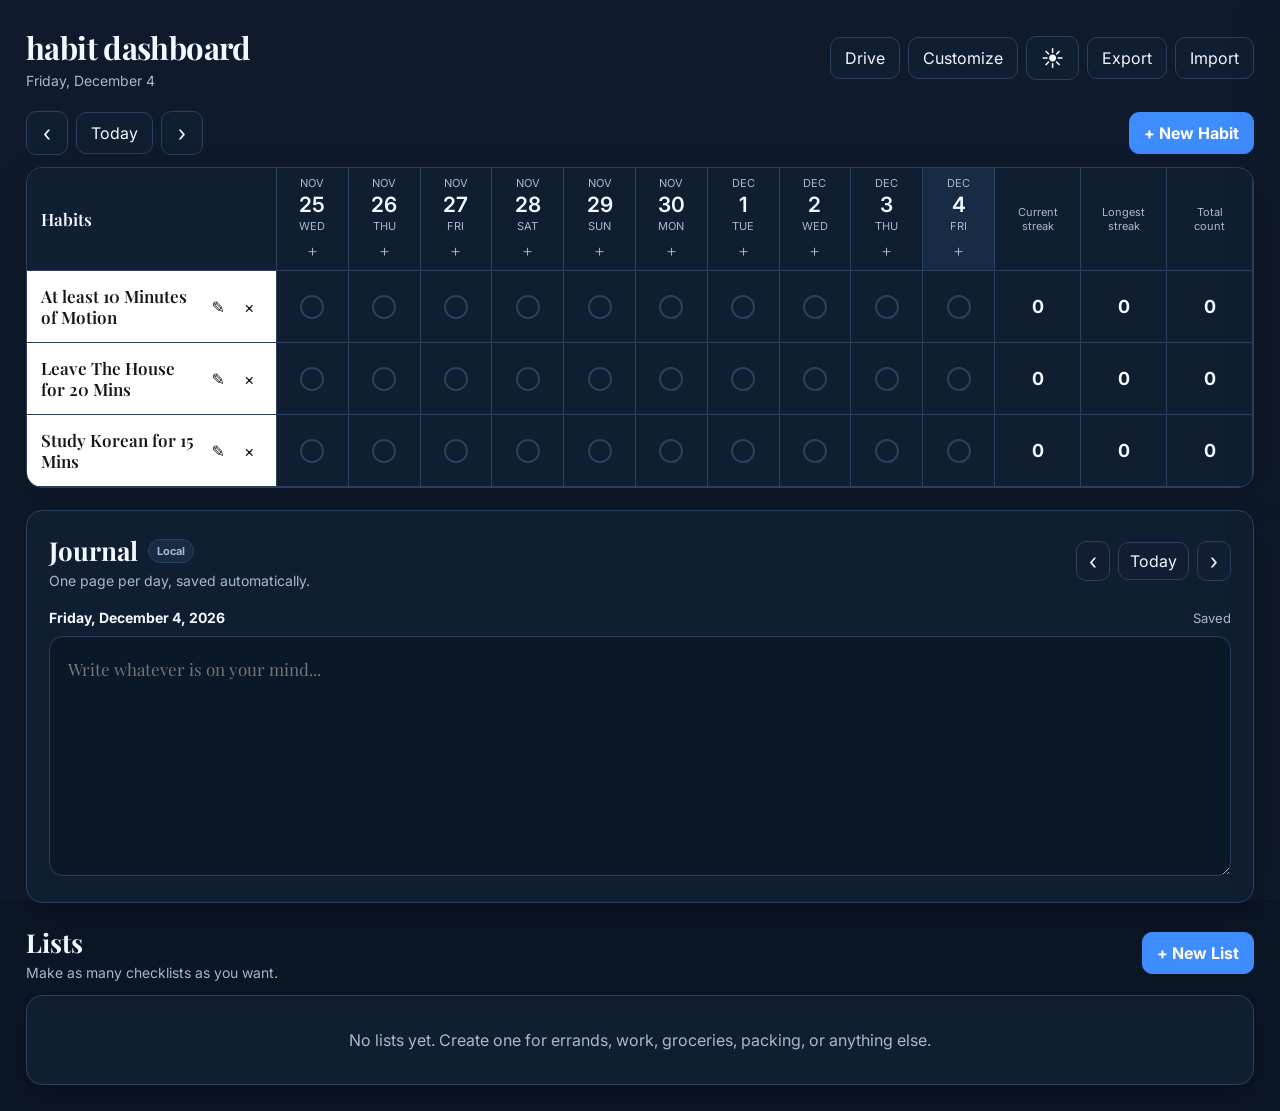
<file: index.html>
<!doctype html>
<html lang="en">
<head>
  <meta charset="utf-8" />
  <meta name="viewport" content="width=device-width, initial-scale=1, viewport-fit=cover" />
  <meta name="theme-color" content="#0b1627" />
  <meta name="mobile-web-app-capable" content="yes" />
  <meta name="apple-mobile-web-app-capable" content="yes" />
  <meta name="apple-mobile-web-app-status-bar-style" content="black-translucent" />
  <meta name="apple-mobile-web-app-title" content="Habits" />
  <title>Habit Dashboard</title>

  <link rel="manifest" href="manifest.webmanifest" />
  <link rel="apple-touch-icon" href="icon-192.png" />

  <link rel="preconnect" href="https://fonts.googleapis.com">
  <link rel="preconnect" href="https://fonts.gstatic.com" crossorigin>
  <link href="https://fonts.googleapis.com/css2?family=Inter:wght@400;500;600;700&family=Playfair+Display:wght@500;600;700&display=swap" rel="stylesheet">

  <link rel="stylesheet" href="styles.css?v=6.1" />
</head>
<body>
  <div id="backgroundLayer" class="background-layer"></div>
  <div id="backgroundOverlay" class="background-overlay"></div>

  <header class="topbar app-layer">
    <div>
      <h1>habit dashboard</h1>
      <p id="todayLabel"></p>
    </div>

    <div class="header-actions">
      <button id="driveQuickBtn" class="secondary" title="Google Drive sync">Drive</button>
      <button id="settingsBtn" class="secondary">Customize</button>
      <button id="themeToggle" class="icon-btn" title="Toggle dark mode">☾</button>
      <button id="exportBtn" class="secondary">Export</button>
      <label class="secondary file-label">
        Import
        <input id="importInput" type="file" accept=".json" hidden />
      </label>
    </div>
  </header>

  <main class="app-layer dashboard">
    <section class="toolbar">
      <div class="nav">
        <button id="prevBtn" class="icon-btn" aria-label="Previous days">‹</button>
        <button id="todayBtn" class="secondary">Today</button>
        <button id="nextBtn" class="icon-btn" aria-label="Next days">›</button>
      </div>

      <button id="addHabitBtn" class="primary">+ New Habit</button>
    </section>

    <section class="tracker-wrap">
      <div id="tracker" class="tracker"></div>
    </section>

    <section class="below-grid">
      <article class="journal-card surface">
        <div class="section-heading">
          <div>
            <div class="title-with-badge">
              <h2>Journal</h2>
              <span id="vaultBadge" class="badge">Local</span>
            </div>
            <p>One page per day, saved automatically.</p>
          </div>
          <div class="journal-date-nav">
            <button id="journalPrev" class="icon-btn small">‹</button>
            <button id="journalToday" class="secondary compact">Today</button>
            <button id="journalNext" class="icon-btn small">›</button>
          </div>
        </div>

        <div class="journal-meta">
          <strong id="journalDateLabel"></strong>
          <span id="journalSavedState">Saved</span>
        </div>

        <div id="journalLocked" class="journal-locked hidden">
          <div class="lock-mark">⌁</div>
          <h3>Journal locked</h3>
          <p>Your journal is encrypted on this device and in Drive.</p>
          <button id="unlockJournalBtn" class="primary">Unlock Journal</button>
        </div>

        <textarea id="journalText" class="journal-text" placeholder="Write whatever is on your mind..."></textarea>
      </article>

      <section class="lists-section">
        <div class="section-heading">
          <div>
            <h2>Lists</h2>
            <p>Make as many checklists as you want.</p>
          </div>
          <button id="newListBtn" class="primary">+ New List</button>
        </div>
        <div id="listsGrid" class="lists-grid"></div>
      </section>
    </section>
  </main>

  <!-- Habit -->
  <dialog id="habitDialog">
    <form id="habitForm">
      <h2 id="dialogTitle">New Habit</h2>
      <label>
        Habit name
        <input id="habitName" maxlength="80" required placeholder="e.g. Study Korean for 15 min" />
      </label>
      <div class="color-grid">
        <label>
          Completion color
          <input id="habitColor" type="color" value="#22c55e" />
        </label>
        <label>
          Habit background
          <input id="habitLabelBackground" type="color" value="#ffffff" />
        </label>
        <label>
          Habit text
          <input id="habitTextColor" type="color" value="#171717" />
        </label>
      </div>
      <p class="setting-note">Completion color still gets progressively more saturated as your streak grows.</p>
      <div class="dialog-actions">
        <button type="button" id="cancelHabitBtn" class="secondary">Cancel</button>
        <button type="submit" class="primary">Save</button>
      </div>
    </form>
  </dialog>

  <!-- Day details -->
  <dialog id="dayNoteDialog" class="day-details-dialog">
    <form id="dayNoteForm">
      <div class="note-dialog-head">
        <div>
          <h2>Day Details</h2>
          <p id="dayNoteDate"></p>
        </div>
        <button id="closeDayNoteBtn" type="button" class="icon-btn">×</button>
      </div>

      <label class="day-detail-label">
        Notes
        <textarea id="dayNoteText" class="note-text" placeholder="Quick notes about this specific day..."></textarea>
      </label>

      <div class="day-stats-head">
        <div>
          <h3>Stats</h3>
          <p>Add anything you want to remember: mood, sleep, steps, water, spending, etc.</p>
        </div>
        <button id="addDayStatBtn" type="button" class="secondary compact">+ Add Stat</button>
      </div>

      <div id="dayStatsList" class="day-stats-list"></div>

      <div class="dialog-actions">
        <button type="button" id="deleteDayNoteBtn" class="secondary danger-text">Clear day details</button>
        <button type="submit" class="primary">Save details</button>
      </div>
    </form>
  </dialog>

  <!-- List -->
  <dialog id="listDialog">
    <form id="listForm">
      <h2>New List</h2>
      <label>
        List name
        <input id="listName" maxlength="60" required placeholder="e.g. Errands" />
      </label>
      <div class="dialog-actions">
        <button type="button" id="cancelListBtn" class="secondary">Cancel</button>
        <button type="submit" class="primary">Create</button>
      </div>
    </form>
  </dialog>

  <!-- Vault setup/unlock -->
  <dialog id="vaultDialog">
    <form id="vaultForm">
      <div class="note-dialog-head">
        <div>
          <h2 id="vaultDialogTitle">Secure Journal</h2>
          <p id="vaultDialogSubtitle">Your password never leaves this device.</p>
        </div>
        <button id="closeVaultBtn" type="button" class="icon-btn">×</button>
      </div>

      <label>
        Password
        <input id="vaultPassword" type="password" minlength="8" autocomplete="current-password" required />
      </label>

      <label id="vaultConfirmWrap">
        Confirm password
        <input id="vaultPasswordConfirm" type="password" minlength="8" autocomplete="new-password" />
      </label>

      <p id="vaultWarning" class="warning-note"></p>

      <div class="dialog-actions">
        <button type="submit" id="vaultSubmitBtn" class="primary">Enable encryption</button>
      </div>
    </form>
  </dialog>

  <!-- Drive conflict -->
  <dialog id="conflictDialog">
    <div class="dialog-stack">
      <h2>Sync conflict</h2>
      <p>Both this device and Google Drive changed since the last sync. Choose which copy to keep. The overwritten Drive copy is backed up first.</p>
      <div class="conflict-actions">
        <button id="useDriveBtn" class="secondary">Use Drive copy</button>
        <button id="useDeviceBtn" class="primary">Use this device</button>
      </div>
      <button id="cancelConflictBtn" class="secondary">Cancel</button>
    </div>
  </dialog>

  <!-- Settings -->
  <aside id="settingsPanel" class="settings-panel" aria-hidden="true">
    <div class="settings-head">
      <div>
        <h2>Customize</h2>
        <p>Appearance, security, and sync.</p>
      </div>
      <button id="closeSettingsBtn" class="icon-btn" aria-label="Close settings">×</button>
    </div>

    <div class="setting-group">
      <h3>Background</h3>
      <div class="segmented" id="backgroundModeControl">
        <button data-mode="color">Color</button>
        <button data-mode="image">Image</button>
        <button data-mode="slideshow">Slideshow</button>
      </div>

      <label>
        Background color
        <input id="backgroundColor" type="color" value="#0f1b2d" />
      </label>

      <label>
        Background images
        <input id="backgroundImages" type="file" accept="image/*" multiple />
      </label>

      <div id="imageSummary" class="image-summary">No images uploaded.</div>

      <label>
        Slideshow speed
        <select id="slideshowSeconds">
          <option value="10">10 seconds</option>
          <option value="20">20 seconds</option>
          <option value="30" selected>30 seconds</option>
          <option value="60">1 minute</option>
          <option value="300">5 minutes</option>
        </select>
      </label>

      <label>
        Image dimming
        <div class="range-row">
          <input id="overlayOpacity" type="range" min="0" max="80" value="28" />
          <span id="overlayValue">28%</span>
        </div>
      </label>

      <div class="settings-actions">
        <button id="clearImagesBtn" class="secondary" type="button">Clear images</button>
      </div>
    </div>

    <div class="setting-group">
      <h3>Interface Colors</h3>
      <p class="setting-note">Tune text and panel colors separately for light and dark mode if a background makes things hard to read.</p>
      <div class="color-grid settings-color-grid">
        <label>
          Light text
          <input id="lightTextColor" type="color" value="#171717" />
        </label>
        <label>
          Light panels
          <input id="lightPanelColor" type="color" value="#ffffff" />
        </label>
        <label>
          Dark text
          <input id="darkTextColor" type="color" value="#f3f7ff" />
        </label>
        <label>
          Dark panels
          <input id="darkPanelColor" type="color" value="#111f34" />
        </label>
      </div>
      <button id="resetInterfaceColorsBtn" class="secondary" type="button">Reset interface colors</button>
    </div>

    <div class="setting-group">
      <div class="setting-title-row">
        <h3>Journal Security</h3>
        <span id="vaultStatusBadge" class="badge">Off</span>
      </div>
      <p class="setting-note">AES-GCM encryption happens in your browser before the journal is stored locally or uploaded to Drive.</p>
      <div class="settings-actions wrap">
        <button id="enableVaultBtn" class="primary" type="button">Set Journal Password</button>
        <button id="lockVaultBtn" class="secondary hidden" type="button">Lock Now</button>
        <button id="removeVaultBtn" class="secondary hidden" type="button">Remove Encryption</button>
      </div>
      <p class="warning-note">If you forget the journal password, the encrypted journal cannot be recovered. Keep the password somewhere safe.</p>
    </div>

    <div class="setting-group">
      <div class="setting-title-row">
        <h3>Google Drive Sync</h3>
        <span id="driveStatusBadge" class="badge">Not connected</span>
      </div>

      <p class="setting-note">Your dashboard data is stored in the <strong>Habit Dashboard</strong> folder in your own Google Drive. The Cloudflare helper only renews Google permission so your devices can sync without repeatedly signing in.</p>

      <label>
        Device access key
        <input id="workerAccessKey" type="password" autocomplete="off" placeholder="Paste your APP_ACCESS_KEY once on this device" />
      </label>

      <div class="settings-actions wrap">
        <button id="saveWorkerKeyBtn" class="primary" type="button">Pair This Device</button>
        <button id="connectDriveBtn" class="secondary" type="button">Authorize Google Drive</button>
      </div>

      <div class="settings-actions wrap">
        <button id="syncDriveBtn" class="secondary" type="button">Sync Now</button>
        <button id="pullDriveBtn" class="secondary" type="button">Restore from Drive</button>
        <button id="pushDriveBtn" class="secondary" type="button">Back Up to Drive</button>
      </div>

      <p id="driveStatusText" class="setting-note">Paste the same device access key on each of your devices once.</p>
    </div>

    <div class="settings-done-wrap">
      <button id="closeSettingsBottomBtn" class="primary settings-done-btn" type="button">Done</button>
    </div>
  </aside>

  <script src="app.js?v=6.1.3"></script>
</body>
</html>
</file>
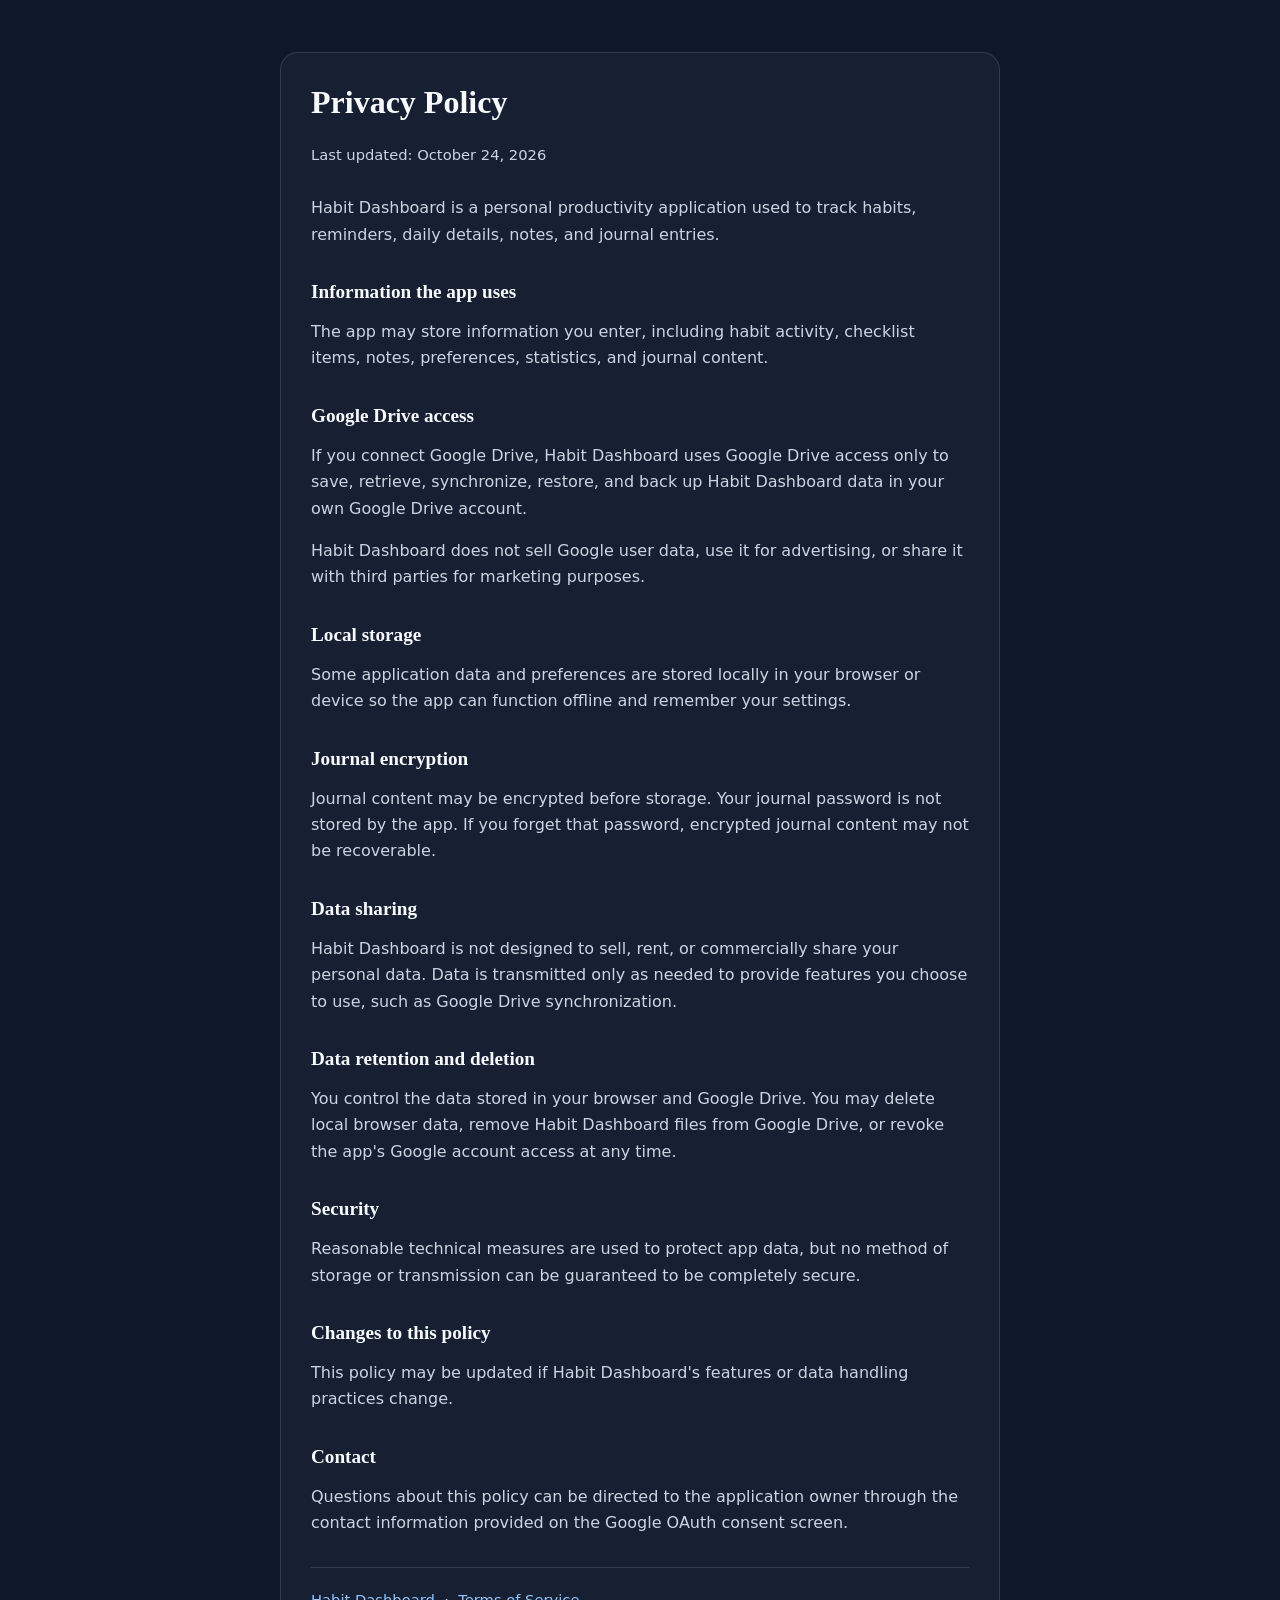
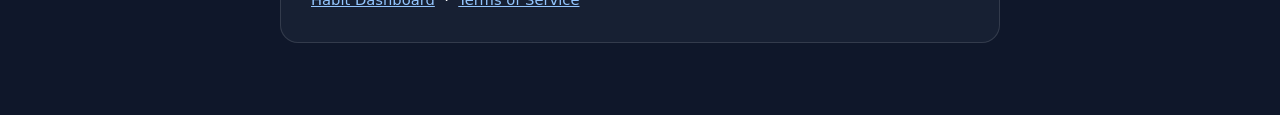
<file: privacy.html>
<!doctype html>
<html lang="en">
<head>
<meta charset="utf-8">
<meta name="viewport" content="width=device-width,initial-scale=1">
<title>Privacy Policy | Habit Dashboard</title>
<style>
:root{color-scheme:dark;--bg:#0f172a;--panel:#172033;--text:#f8fafc;--muted:#cbd5e1;--accent:#93c5fd;--border:rgba(255,255,255,.12)}
*{box-sizing:border-box}body{margin:0;font-family:Inter,system-ui,-apple-system,BlinkMacSystemFont,"Segoe UI",sans-serif;background:var(--bg);color:var(--text);line-height:1.65}main{max-width:760px;margin:0 auto;padding:52px 20px 72px}.card{background:var(--panel);border:1px solid var(--border);border-radius:18px;padding:30px}h1,h2{font-family:Georgia,"Times New Roman",serif;line-height:1.2}h1{margin-top:0;font-size:2rem}h2{margin-top:2rem;font-size:1.2rem}p,li{color:var(--muted)}a{color:var(--accent)}.meta{color:var(--muted);font-size:.92rem;margin-bottom:1.75rem}footer{margin-top:30px;padding-top:20px;border-top:1px solid var(--border);font-size:.92rem}
</style>
</head>
<body>
<main><div class="card">
<h1>Privacy Policy</h1>
<div class="meta">Last updated: October 24, 2026</div>
<p>Habit Dashboard is a personal productivity application used to track habits, reminders, daily details, notes, and journal entries.</p>
<h2>Information the app uses</h2>
<p>The app may store information you enter, including habit activity, checklist items, notes, preferences, statistics, and journal content.</p>
<h2>Google Drive access</h2>
<p>If you connect Google Drive, Habit Dashboard uses Google Drive access only to save, retrieve, synchronize, restore, and back up Habit Dashboard data in your own Google Drive account.</p>
<p>Habit Dashboard does not sell Google user data, use it for advertising, or share it with third parties for marketing purposes.</p>
<h2>Local storage</h2>
<p>Some application data and preferences are stored locally in your browser or device so the app can function offline and remember your settings.</p>
<h2>Journal encryption</h2>
<p>Journal content may be encrypted before storage. Your journal password is not stored by the app. If you forget that password, encrypted journal content may not be recoverable.</p>
<h2>Data sharing</h2>
<p>Habit Dashboard is not designed to sell, rent, or commercially share your personal data. Data is transmitted only as needed to provide features you choose to use, such as Google Drive synchronization.</p>
<h2>Data retention and deletion</h2>
<p>You control the data stored in your browser and Google Drive. You may delete local browser data, remove Habit Dashboard files from Google Drive, or revoke the app's Google account access at any time.</p>
<h2>Security</h2>
<p>Reasonable technical measures are used to protect app data, but no method of storage or transmission can be guaranteed to be completely secure.</p>
<h2>Changes to this policy</h2>
<p>This policy may be updated if Habit Dashboard's features or data handling practices change.</p>
<h2>Contact</h2>
<p>Questions about this policy can be directed to the application owner through the contact information provided on the Google OAuth consent screen.</p>
<footer><a href="https://habits.1ntellabs.bar/">Habit Dashboard</a> &nbsp;·&nbsp; <a href="https://habits.1ntellabs.bar/terms.html">Terms of Service</a></footer>
</div></main>
</body>
</html>
</file>
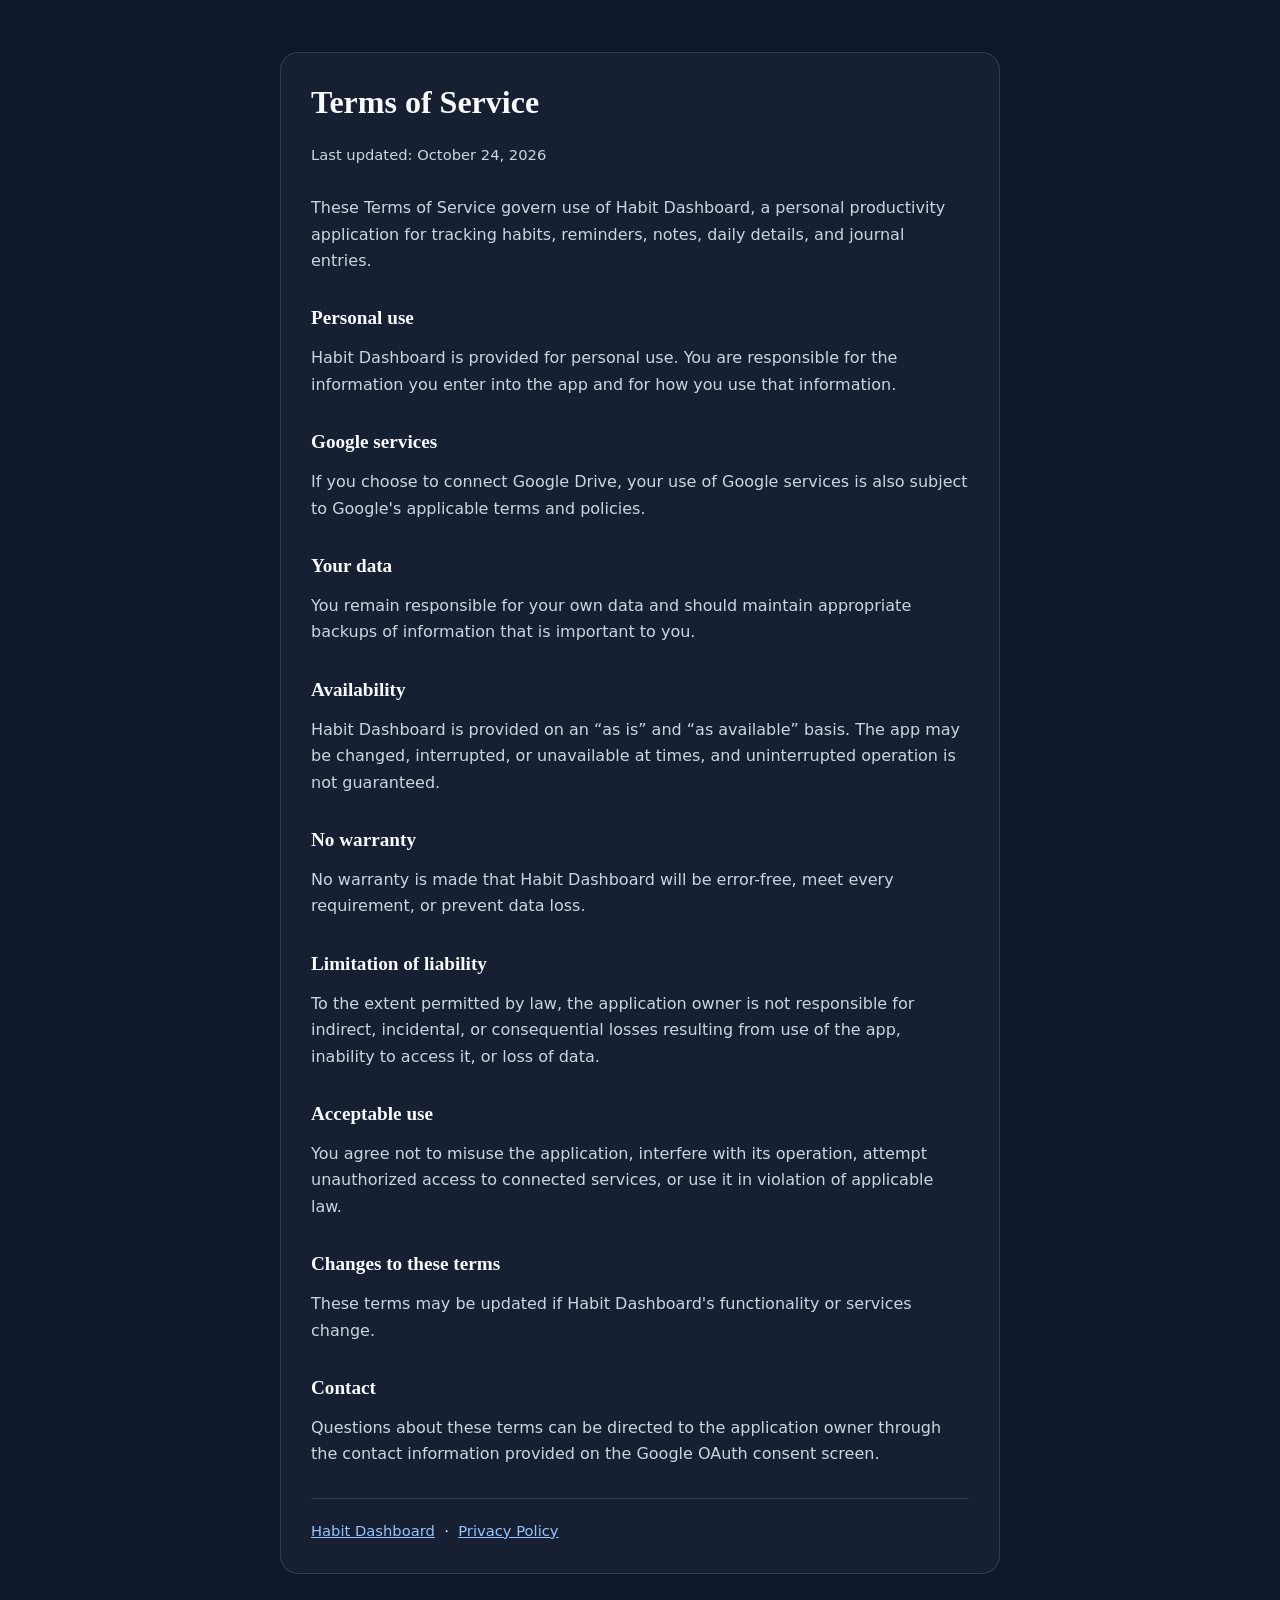
<file: terms.html>
<!doctype html>
<html lang="en">
<head>
<meta charset="utf-8">
<meta name="viewport" content="width=device-width,initial-scale=1">
<title>Terms of Service | Habit Dashboard</title>
<style>
:root{color-scheme:dark;--bg:#0f172a;--panel:#172033;--text:#f8fafc;--muted:#cbd5e1;--accent:#93c5fd;--border:rgba(255,255,255,.12)}
*{box-sizing:border-box}body{margin:0;font-family:Inter,system-ui,-apple-system,BlinkMacSystemFont,"Segoe UI",sans-serif;background:var(--bg);color:var(--text);line-height:1.65}main{max-width:760px;margin:0 auto;padding:52px 20px 72px}.card{background:var(--panel);border:1px solid var(--border);border-radius:18px;padding:30px}h1,h2{font-family:Georgia,"Times New Roman",serif;line-height:1.2}h1{margin-top:0;font-size:2rem}h2{margin-top:2rem;font-size:1.2rem}p,li{color:var(--muted)}a{color:var(--accent)}.meta{color:var(--muted);font-size:.92rem;margin-bottom:1.75rem}footer{margin-top:30px;padding-top:20px;border-top:1px solid var(--border);font-size:.92rem}
</style>
</head>
<body>
<main><div class="card">
<h1>Terms of Service</h1>
<div class="meta">Last updated: October 24, 2026</div>
<p>These Terms of Service govern use of Habit Dashboard, a personal productivity application for tracking habits, reminders, notes, daily details, and journal entries.</p>
<h2>Personal use</h2>
<p>Habit Dashboard is provided for personal use. You are responsible for the information you enter into the app and for how you use that information.</p>
<h2>Google services</h2>
<p>If you choose to connect Google Drive, your use of Google services is also subject to Google's applicable terms and policies.</p>
<h2>Your data</h2>
<p>You remain responsible for your own data and should maintain appropriate backups of information that is important to you.</p>
<h2>Availability</h2>
<p>Habit Dashboard is provided on an “as is” and “as available” basis. The app may be changed, interrupted, or unavailable at times, and uninterrupted operation is not guaranteed.</p>
<h2>No warranty</h2>
<p>No warranty is made that Habit Dashboard will be error-free, meet every requirement, or prevent data loss.</p>
<h2>Limitation of liability</h2>
<p>To the extent permitted by law, the application owner is not responsible for indirect, incidental, or consequential losses resulting from use of the app, inability to access it, or loss of data.</p>
<h2>Acceptable use</h2>
<p>You agree not to misuse the application, interfere with its operation, attempt unauthorized access to connected services, or use it in violation of applicable law.</p>
<h2>Changes to these terms</h2>
<p>These terms may be updated if Habit Dashboard's functionality or services change.</p>
<h2>Contact</h2>
<p>Questions about these terms can be directed to the application owner through the contact information provided on the Google OAuth consent screen.</p>
<footer><a href="https://habits.1ntellabs.bar/">Habit Dashboard</a> &nbsp;·&nbsp; <a href="https://habits.1ntellabs.bar/privacy.html">Privacy Policy</a></footer>
</div></main>
</body>
</html>
</file>
<file: styles.css>
:root {
  --safe-top: env(safe-area-inset-top, 0px);
  --safe-right: env(safe-area-inset-right, 0px);
  --safe-bottom: env(safe-area-inset-bottom, 0px);
  --safe-left: env(safe-area-inset-left, 0px);
  --bg: #f7f7f5;
  --panel: rgba(255,255,255,.94);
  --text: #171717;
  --muted: #737373;
  --line: #e5e7eb;
  --soft: #f3f4f6;
  --accent: #16a34a;
  --shadow: 0 10px 32px rgba(0,0,0,.08);
  --glass-blur: 12px;
}

:root[data-theme="dark"] {
  --bg: #0b1627;
  --panel: rgba(17, 31, 52, .92);
  --text: #f3f7ff;
  --muted: #a9b8cf;
  --line: #2a405e;
  --soft: #182b45;
  --accent: #3f8cff;
  --shadow: 0 12px 34px rgba(0,0,0,.28);
}

* { box-sizing: border-box; }

html, body {
  margin: 0;
  min-height: 100%;
  background: var(--bg);
  color: var(--text);
  font-family: Inter, ui-sans-serif, system-ui, -apple-system, BlinkMacSystemFont, "Segoe UI", sans-serif;
}

body {
  min-height: 100vh;
  padding:
    calc(26px + var(--safe-top))
    calc(26px + var(--safe-right))
    calc(26px + var(--safe-bottom))
    calc(26px + var(--safe-left));
  overflow-x: hidden;
}

.background-layer,
.background-overlay { position: fixed; inset: 0; pointer-events: none; }

.background-layer {
  z-index: 0;
  background: var(--bg);
  background-size: cover;
  background-position: center;
  background-repeat: no-repeat;
  transition: background-image .6s ease, background-color .25s ease;
}

.background-overlay {
  z-index: 1;
  background: rgba(0,0,0,0);
  transition: background .25s ease;
}

.app-layer { position: relative; z-index: 2; }
.dashboard { max-width: 1500px; margin: 0 auto; }

button, input, select, textarea { font: inherit; }
button, .file-label { border: 1px solid var(--line); border-radius: 10px; cursor: pointer; }

.topbar, .toolbar, .section-heading, .setting-title-row {
  display: flex; align-items: center; justify-content: space-between; gap: 16px;
}

.topbar { max-width: 1500px; margin: 0 auto 22px; }

h1, h2, h3, .habit-title, .list-title {
  font-family: "Playfair Display", Georgia, "Times New Roman", serif;
}

h1 { margin: 0; font-size: 31px; letter-spacing: -.02em; font-weight: 700; }
h2 { margin: 0; font-size: 26px; }
h3 { margin: 0; }
#todayLabel, .section-heading p { margin: 4px 0 0; color: var(--muted); font-size: 14px; }

.header-actions, .nav, .dialog-actions, .settings-actions, .journal-date-nav, .conflict-actions {
  display: flex; align-items: center; gap: 8px;
}
.settings-actions.wrap { flex-wrap: wrap; }

.primary, .secondary, .icon-btn, .file-label {
  background: var(--panel);
  color: var(--text);
  padding: 10px 14px;
  backdrop-filter: blur(var(--glass-blur));
}

.primary { background: var(--accent); color: white; border-color: var(--accent); font-weight: 700; }
.icon-btn { min-width: 42px; font-size: 22px; line-height: 1; }
.icon-btn.small { min-width: 34px; padding: 8px; }
.secondary.compact { padding: 8px 11px; }
.toolbar { margin: 0 0 12px; }

.tracker-wrap, .surface, .list-card {
  background: var(--panel);
  border: 1px solid var(--line);
  border-radius: 16px;
  box-shadow: var(--shadow);
  backdrop-filter: blur(var(--glass-blur));
}

.tracker-wrap { overflow: hidden; }
.tracker { display: grid; width: 100%; }

.cell {
  min-height: 72px;
  border-right: 1px solid var(--line);
  border-bottom: 1px solid var(--line);
  display: flex;
  align-items: center;
  justify-content: center;
}

.habit-head { justify-content: flex-start; padding: 12px 14px; gap: 10px; background: var(--panel); z-index: 3; }
.habit-title { font-weight: 600; line-height: 1.2; flex: 1; font-size: 17px; }

.row-actions { display: flex; gap: 5px; }
.row-actions button, .list-card button.icon-ghost {
  border: 0; background: transparent; color: var(--muted); cursor: pointer;
  padding: 5px 7px; border-radius: 6px;
}
.row-actions button:hover, .list-card button.icon-ghost:hover { background: var(--soft); }

.date-head {
  flex-direction: column;
  gap: 2px;
  min-height: 92px;
  color: var(--muted);
  font-size: 11px;
  text-transform: uppercase;
  position: relative;
  padding: 8px 4px;
}

.date-head strong { color: var(--text); font-size: 21px; font-weight: 600; }
.date-head.today { background: var(--soft); }

.note-toggle {
  margin-top: 4px; border: 0; background: transparent; color: var(--muted);
  font-size: 15px; line-height: 1; padding: 4px 6px; border-radius: 6px;
}
.note-toggle:hover { background: rgba(127,127,127,.12); }
.note-toggle.has-note { color: var(--accent); }

.complete-cell { cursor: pointer; transition: transform .08s ease, filter .12s ease; }
.complete-cell:hover { filter: brightness(.98); }
.complete-cell:active { transform: scale(.97); }

.complete-cell .check {
  width: 24px; height: 24px; border-radius: 999px; border: 2px solid var(--line);
  display: grid; place-items: center; font-size: 13px; font-weight: 900;
}
.complete-cell.done .check { color: white; border-color: rgba(255,255,255,.7); }

.stats-head, .stats-cell {
  min-width: 86px; padding: 8px; text-align: center; color: var(--muted); font-size: 11px;
}
.stats-cell strong { color: var(--text); font-size: 18px; }

.below-grid { display: grid; gap: 22px; margin-top: 22px; }
.journal-card { padding: 22px; position: relative; }

.title-with-badge { display: flex; align-items: center; gap: 10px; }

.badge {
  display: inline-flex;
  align-items: center;
  min-height: 24px;
  border: 1px solid var(--line);
  background: var(--soft);
  color: var(--muted);
  padding: 3px 8px;
  border-radius: 999px;
  font-size: 11px;
  font-weight: 700;
}

.badge.good { color: #15803d; }
:root[data-theme="dark"] .badge.good { color: #86efac; }

.journal-meta {
  display: flex; justify-content: space-between; align-items: center;
  margin: 20px 0 10px; color: var(--muted); font-size: 13px;
}
.journal-meta strong { color: var(--text); font-size: 14px; }

.journal-text, .note-text {
  width: 100%;
  min-height: 240px;
  resize: vertical;
  border: 1px solid var(--line);
  border-radius: 14px;
  background: rgba(255,255,255,.22);
  color: var(--text);
  padding: 18px;
  line-height: 1.7;
  outline: none;
}

:root[data-theme="dark"] .journal-text,
:root[data-theme="dark"] .note-text { background: rgba(5,12,24,.35); }

.journal-text {
  font-family: "Playfair Display", Georgia, serif;
  font-size: 17px;
}

.journal-locked {
  min-height: 240px;
  border: 1px dashed var(--line);
  border-radius: 14px;
  display: grid;
  place-items: center;
  align-content: center;
  gap: 8px;
  text-align: center;
  padding: 30px;
  background: rgba(0,0,0,.03);
}
.journal-locked p { color: var(--muted); margin: 0 0 8px; }
.lock-mark { font-size: 30px; }
.hidden { display: none !important; }

.lists-section { display: grid; gap: 14px; }
.lists-grid { display: grid; grid-template-columns: repeat(auto-fit, minmax(280px, 1fr)); gap: 14px; }

.list-card { padding: 18px; min-height: 180px; }
.list-card-head { display: flex; justify-content: space-between; gap: 12px; align-items: center; margin-bottom: 14px; }
.list-title { font-size: 20px; font-weight: 600; }
.list-items { display: grid; gap: 8px; }

.list-item { display: grid; grid-template-columns: auto 1fr auto; gap: 10px; align-items: center; padding: 8px 0; }
.list-item input[type="checkbox"] { width: 18px; height: 18px; accent-color: var(--accent); }
.list-item.done .item-text { text-decoration: line-through; color: var(--muted); }

.item-text {
  border: 0; background: transparent; color: var(--text); min-width: 0; outline: none; padding: 4px 0;
}

.add-item-row { display: grid; grid-template-columns: 1fr auto; gap: 8px; margin-top: 10px; }
.add-item-row input {
  min-width: 0; padding: 10px 11px; border: 1px solid var(--line); border-radius: 10px;
  background: var(--soft); color: var(--text);
}

.empty-state, .empty-list { padding: 34px 18px; text-align: center; color: var(--muted); }

dialog {
  width: min(520px, calc(100vw - 32px));
  border: 1px solid var(--line);
  border-radius: 16px;
  background: var(--panel);
  color: var(--text);
  box-shadow: var(--shadow);
  backdrop-filter: blur(var(--glass-blur));
}
dialog::backdrop { background: rgba(0,0,0,.45); }

#habitForm, #dayNoteForm, #listForm, #vaultForm, .dialog-stack { display: grid; gap: 18px; }
#habitForm label, #listForm label, #vaultForm label, .settings-panel label {
  display: grid; gap: 8px; color: var(--muted); font-size: 14px;
}

#habitName, #listName, #vaultPassword, #vaultPasswordConfirm,
.settings-panel select, .settings-panel input[type="text"] {
  width: 100%;
  padding: 12px;
  border: 1px solid var(--line);
  border-radius: 10px;
  background: var(--bg);
  color: var(--text);
}

#habitColor, #backgroundColor { width: 74px; height: 42px; padding: 0; border: 0; background: transparent; }
.dialog-actions { justify-content: flex-end; }
.note-dialog-head { display: flex; justify-content: space-between; align-items: flex-start; gap: 12px; }
.note-dialog-head p { margin: 3px 0 0; color: var(--muted); font-size: 13px; }
.note-text { min-height: 190px; }
.danger-text { color: #b42318; }
.warning-note { color: var(--muted); font-size: 12px; line-height: 1.45; margin: 0; }
.conflict-actions { justify-content: flex-end; }

.settings-panel {
  position: fixed;
  z-index: 20;
  top: 0;
  right: 0;
  width: min(430px, 94vw);
  height: 100dvh;
  max-height: 100dvh;
  background: var(--panel);
  border-left: 1px solid var(--line);
  box-shadow: -18px 0 55px rgba(0,0,0,.18);
  padding:
    calc(22px + var(--safe-top))
    calc(22px + var(--safe-right))
    calc(22px + var(--safe-bottom))
    22px;
  transform: translateX(105%);
  transition: transform .25s ease;
  overflow-y: auto;
  overflow-x: hidden;
  overscroll-behavior: contain;
  -webkit-overflow-scrolling: touch;
  backdrop-filter: blur(20px);
}
.settings-panel.open { transform: translateX(0); }

.settings-head { display: flex; justify-content: space-between; align-items: flex-start; gap: 16px; margin-bottom: 20px; }
.settings-head h2 { margin: 0; font-size: 26px; }
.settings-head p { margin: 4px 0 0; color: var(--muted); font-size: 13px; }

.setting-group {
  border-top: 1px solid var(--line);
  padding-top: 20px;
  margin-top: 20px;
  display: grid;
  gap: 16px;
}

.segmented { display: grid; grid-template-columns: repeat(3, 1fr); padding: 4px; background: var(--soft); border-radius: 12px; gap: 4px; }
.segmented button { padding: 9px 7px; background: transparent; color: var(--muted); border: 0; }
.segmented button.active { background: var(--panel); color: var(--text); box-shadow: 0 2px 9px rgba(0,0,0,.08); }

.range-row { display: flex; align-items: center; gap: 12px; }
.range-row input { flex: 1; }
.image-summary, .setting-note { color: var(--muted); font-size: 13px; line-height: 1.5; margin: 0; }
.settings-actions { justify-content: flex-start; }

@media (max-width: 1100px) {
  body { padding: 16px; }
  .tracker-wrap { overflow-x: auto; }
  .tracker { min-width: 1020px; }
}

@media (max-width: 700px) {
  .settings-panel {
    width: 100vw;
    border-left: 0;
  }
  body {
    padding:
      calc(12px + var(--safe-top))
      calc(12px + var(--safe-right))
      calc(12px + var(--safe-bottom))
      calc(12px + var(--safe-left));
  }
  .topbar { align-items: flex-start; gap: 10px; }
  .header-actions { flex-wrap: wrap; justify-content: flex-end; }
  .header-actions #exportBtn, .header-actions .file-label { display: none; }
  .section-heading { align-items: flex-start; }
  h1 { font-size: 26px; }
  .tracker-wrap { border-radius: 12px; }
  .journal-card { padding: 16px; }
  .lists-grid { grid-template-columns: 1fr; }
}

body.settings-open {
  overflow: hidden;
  overscroll-behavior: none;
}


/* iOS safe-area refinement for the Customize/Drive drawer */
@media (max-width: 700px) {
  .settings-head {
    position: sticky;
    top: 0;
    z-index: 30;
    margin: 12px 0 20px;
    padding: 12px 0 14px;
    background: var(--panel);
  }

  #closeSettingsBtn {
    align-self: flex-start;
    margin-top: 10px;
    margin-right: 4px;
    min-width: 48px;
    min-height: 48px;
    display: grid;
    place-items: center;
    touch-action: manipulation;
  }
}


/* =========================
   Habit Dashboard v6
   ========================= */

.color-grid {
  display: grid;
  grid-template-columns: repeat(3, minmax(90px, 1fr));
  gap: 12px;
}
.settings-color-grid {
  grid-template-columns: repeat(2, minmax(120px, 1fr));
}
.color-grid label {
  min-width: 0;
}
.color-grid input[type="color"],
.settings-panel input[type="color"] {
  width: 100%;
  min-width: 64px;
  height: 44px;
  padding: 2px;
  border: 1px solid var(--line);
  border-radius: 10px;
  background: var(--soft);
}

/* A whole date header is now a day-details target. */
.day-detail-trigger {
  cursor: pointer;
}
.day-detail-trigger:hover {
  background: var(--soft);
}

/* Day details / custom stats */
.day-details-dialog {
  width: min(620px, calc(100vw - 24px));
}
.day-detail-label {
  display: grid;
  gap: 8px;
  color: var(--muted);
  font-size: 14px;
}
.day-stats-head {
  display: flex;
  align-items: flex-start;
  justify-content: space-between;
  gap: 14px;
}
.day-stats-head h3 {
  margin: 0;
}
.day-stats-head p,
.empty-day-stats {
  color: var(--muted);
  font-size: 12px;
  line-height: 1.45;
  margin: 4px 0 0;
}
.day-stats-list {
  display: grid;
  gap: 8px;
}
.day-stat-row {
  display: grid;
  grid-template-columns: minmax(0, 1fr) minmax(0, 1fr) auto;
  gap: 8px;
  align-items: center;
}
.day-stat-row input {
  width: 100%;
  min-width: 0;
  padding: 10px 11px;
  border: 1px solid var(--line);
  border-radius: 10px;
  background: var(--bg);
  color: var(--text);
}

/* Reminder reordering */
.list-item {
  grid-template-columns: auto auto 1fr auto;
}
.drag-handle {
  border: 0;
  background: transparent;
  color: var(--muted);
  cursor: grab;
  padding: 6px 5px;
  border-radius: 7px;
  font-weight: 800;
  letter-spacing: -3px;
  touch-action: none;
  user-select: none;
}
.drag-handle:active {
  cursor: grabbing;
}
.list-item.dragging {
  opacity: .6;
  outline: 1px dashed var(--accent);
  border-radius: 9px;
  background: var(--soft);
}
body.reordering-reminder {
  user-select: none;
}

/* Reliable second close control for iOS. */
.settings-done-wrap {
  position: sticky;
  bottom: 0;
  z-index: 35;
  padding:
    14px
    0
    calc(6px + var(--safe-bottom));
  margin-top: 24px;
  background: linear-gradient(to bottom, transparent, var(--panel) 28%);
}
.settings-done-btn {
  width: 100%;
  min-height: 48px;
}

/* Sticky habit names + streak data around a horizontally scrolling date grid. */
@media (max-width: 1100px) {
  .tracker-wrap {
    overflow-x: auto;
    overflow-y: hidden;
    position: relative;
    -webkit-overflow-scrolling: touch;
  }

  .sticky-habit {
    position: sticky;
    left: 0;
    z-index: 12;
    box-shadow: 7px 0 12px -12px rgba(0,0,0,.65);
  }

  .stats-head,
  .stats-cell {
    position: sticky;
    z-index: 11;
    background: var(--panel);
  }

  .stat-total {
    right: 0;
  }

  .stat-longest {
    right: 86px;
  }

  .stat-current {
    right: 172px;
  }

  .stats-head {
    z-index: 14;
  }
}

@media (max-width: 700px) {
  /*
    Keep enough room for one date column while the habit name stays left
    and all three streak/stat columns stay visible on the right.
  */
  .tracker {
    grid-template-columns:
      145px
      repeat(10, 68px)
      repeat(3, 52px) !important;
    min-width: 981px;
  }

  .habit-head {
    padding: 10px 8px;
  }

  .habit-title {
    font-size: 14px;
  }

  .row-actions {
    gap: 1px;
  }

  .row-actions button {
    padding: 4px;
  }

  .stats-head,
  .stats-cell {
    min-width: 52px;
    width: 52px;
    padding: 5px 2px;
    font-size: 8px;
    line-height: 1.15;
  }

  .stats-cell strong {
    font-size: 15px;
  }

  .stat-total {
    right: 0;
  }

  .stat-longest {
    right: 52px;
  }

  .stat-current {
    right: 104px;
  }

  .sticky-habit {
    width: 145px;
    min-width: 145px;
  }

  .day-stat-row {
    grid-template-columns: 1fr 1fr auto;
  }

  .color-grid,
  .settings-color-grid {
    grid-template-columns: repeat(2, minmax(100px, 1fr));
  }

  /*
    The top X remains available, but the full-width Done button at the
    bottom is the dependable iPhone escape hatch.
  */
  #closeSettingsBtn {
    margin-top: 16px;
  }
}


/* =========================
   v6.1 mobile layout cleanup
   ========================= */
@media (max-width: 700px) {
  body {
    padding:
      calc(10px + var(--safe-top))
      calc(10px + var(--safe-right))
      calc(10px + var(--safe-bottom))
      calc(10px + var(--safe-left));
  }

  /* Give the title its own row instead of squeezing it beside Drive/Customize. */
  .topbar {
    display: grid;
    grid-template-columns: 1fr;
    align-items: start;
    gap: 12px;
    margin-bottom: 18px;
  }

  .topbar h1 {
    font-size: 29px;
    line-height: 1.02;
    white-space: nowrap;
  }

  .header-actions {
    width: 100%;
    justify-content: flex-start;
    flex-wrap: nowrap;
    gap: 7px;
  }

  .header-actions .secondary,
  .header-actions .icon-btn {
    padding: 9px 12px;
  }

  .toolbar {
    gap: 8px;
  }

  .toolbar .nav {
    gap: 6px;
  }

  .toolbar .primary {
    padding-inline: 12px;
  }

  /*
    Mobile tracker:
    105px sticky habit label
    30px x 3 sticky stats
    58px date cells scrolling through the middle.

    On a typical ~360px CSS viewport this leaves ~145px for dates,
    so you can see ~2.5 days while BOTH the habit and streak data stay visible.
  */
  .tracker {
    grid-template-columns:
      105px
      repeat(10, 58px)
      repeat(3, 30px) !important;
    min-width: 775px;
  }

  .cell {
    min-height: 78px;
  }

  .date-head {
    min-height: 78px;
    padding: 6px 2px;
    font-size: 9px;
  }

  .date-head strong {
    font-size: 18px;
  }

  .note-toggle {
    margin-top: 1px;
    padding: 2px 4px;
    font-size: 13px;
  }

  .sticky-habit {
    width: 105px;
    min-width: 105px;
    left: 0;
    z-index: 20;
  }

  .habit-head {
    padding: 7px 6px;
    flex-direction: column;
    align-items: stretch;
    justify-content: center;
    gap: 3px;
  }

  .habit-title {
    display: block;
    width: 100%;
    font-size: 11.5px;
    line-height: 1.14;
    overflow-wrap: anywhere;
  }

  .row-actions {
    width: 100%;
    justify-content: flex-end;
    gap: 2px;
  }

  .row-actions button {
    font-size: 11px;
    padding: 2px 4px;
  }

  .complete-cell .check {
    width: 21px;
    height: 21px;
  }

  .stats-head,
  .stats-cell {
    min-width: 30px;
    width: 30px;
    padding: 3px 1px;
    background: var(--panel);
    border-left: 1px solid var(--line);
  }

  .stats-head {
    font-size: 0;
    line-height: 1;
    z-index: 22;
  }

  .stats-head::after {
    display: block;
    font-size: 7px;
    line-height: 1.05;
    color: var(--muted);
    text-transform: uppercase;
    letter-spacing: -.02em;
  }

  .stats-head.stat-current::after {
    content: "Cur";
  }

  .stats-head.stat-longest::after {
    content: "Best";
  }

  .stats-head.stat-total::after {
    content: "Total";
  }

  .stats-cell strong {
    font-size: 13px;
  }

  .stat-total {
    right: 0;
  }

  .stat-longest {
    right: 30px;
  }

  .stat-current {
    right: 60px;
    box-shadow: -7px 0 12px -12px rgba(0,0,0,.7);
  }

  /* Keep the sticky rails opaque over the scrolling dates. */
  .stats-head,
  .stats-cell,
  .sticky-habit {
    background-clip: padding-box;
  }

  /*
    Journal header no longer clips the next arrow on narrow phones.
    Put the navigation beneath the title instead.
  */
  .journal-card .section-heading {
    flex-direction: column;
    align-items: stretch;
    gap: 12px;
  }

  .journal-card .journal-date-nav {
    justify-content: flex-start;
  }

  .journal-card h2 {
    font-size: 25px;
  }

  .journal-meta {
    gap: 10px;
    align-items: flex-start;
  }

  /* Lists section gets the same breathing room. */
  .lists-section > .section-heading {
    align-items: center;
    gap: 10px;
  }
}
</file>
